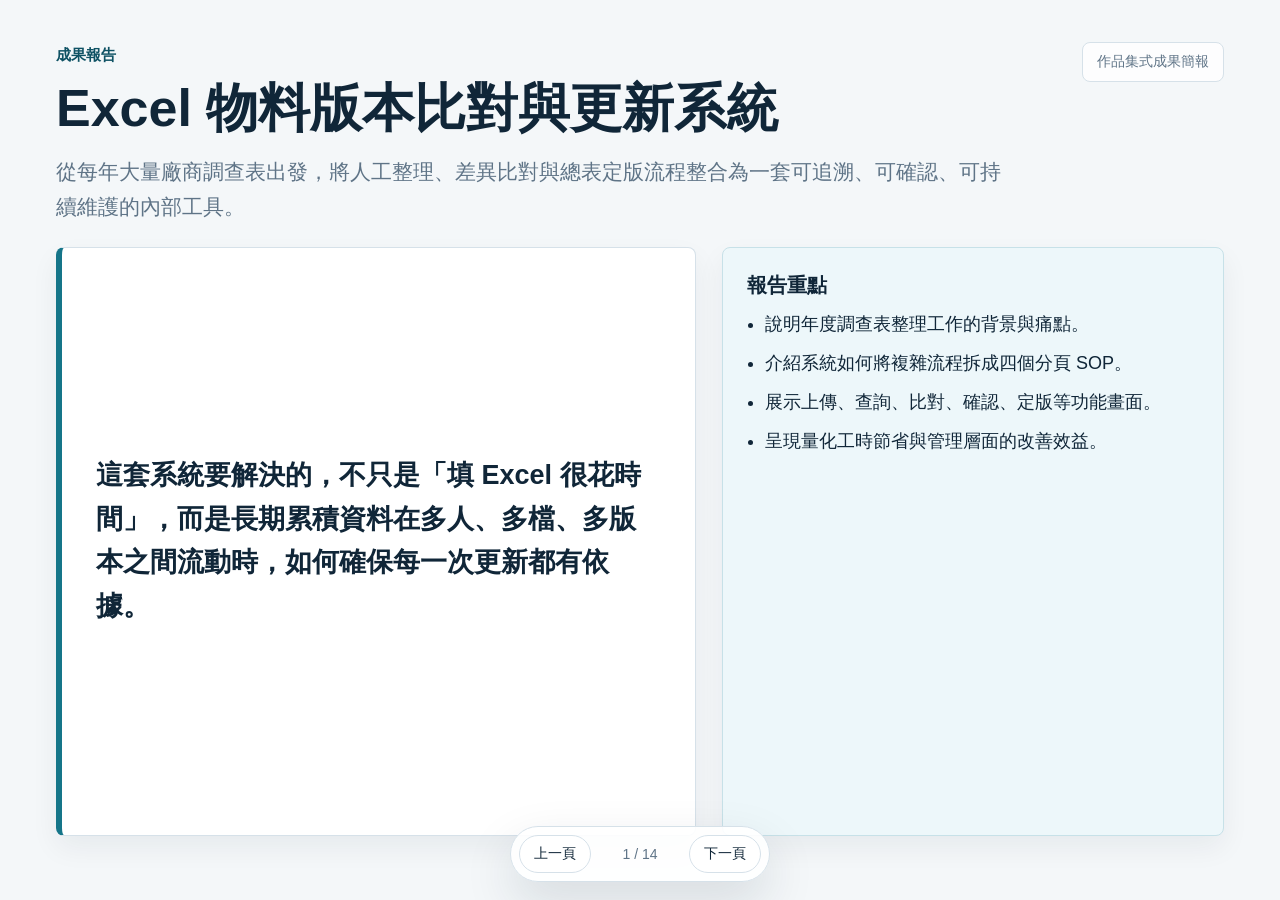
<file: slide_material_system_report.html>
<!doctype html>
<html lang="zh-Hant">
<head>
  <meta charset="utf-8">
  <meta name="viewport" content="width=device-width, initial-scale=1">
  <title>Excel 物料版本比對與更新系統成果報告</title>
  <style>
    :root {
      --ink: #102638;
      --muted: #5f7487;
      --line: #d6e1e9;
      --paper: #f4f7f9;
      --panel: #ffffff;
      --teal: #157589;
      --teal-dark: #0f5264;
      --blue-soft: #edf7fa;
      --green-soft: #eff7f1;
      --amber-soft: #fff7eb;
      --rose-soft: #fff4f2;
      --shadow: 0 20px 50px rgba(16, 38, 56, 0.13);
    }

    * { box-sizing: border-box; }
    html, body { margin: 0; min-height: 100%; color: var(--ink); background: var(--paper); font-family: "Microsoft JhengHei", "Noto Sans TC", "PingFang TC", Arial, sans-serif; letter-spacing: 0; }
    body { overflow: hidden; }
    .deck { width: 100vw; height: 100vh; overflow: hidden; position: relative; }
    .slides { display: flex; width: 100%; height: 100%; transform: translateX(calc(var(--slide-index, 0) * -100vw)); transition: transform 360ms ease; }
    .slide { flex: 0 0 100vw; height: 100vh; padding: 42px 56px 64px; display: grid; grid-template-rows: auto 1fr; gap: 22px; overflow: auto; }
    .slideHeader { display: grid; grid-template-columns: minmax(0, 1fr) auto; align-items: start; gap: 28px; }
    .eyebrow { margin: 0 0 10px; color: var(--teal-dark); font-size: 15px; font-weight: 700; }
    h1, h2, h3, p { margin-top: 0; }
    h1 { margin-bottom: 16px; max-width: 1000px; font-size: 52px; line-height: 1.16; }
    h2 { margin-bottom: 10px; max-width: 1080px; font-size: 35px; line-height: 1.25; }
    h3 { margin-bottom: 10px; font-size: 20px; line-height: 1.38; }
    p, li { font-size: 18px; line-height: 1.72; }
    .lead { margin-bottom: 0; max-width: 960px; color: var(--muted); font-size: 21px; line-height: 1.68; }
    .pageTag { padding: 10px 14px; color: var(--muted); background: rgba(255,255,255,0.8); border: 1px solid var(--line); border-radius: 8px; font-size: 14px; white-space: nowrap; }
    .panel { min-width: 0; background: var(--panel); border: 1px solid var(--line); border-radius: 8px; padding: 24px; box-shadow: 0 12px 28px rgba(16,38,56,0.06); }
    .soft { background: var(--blue-soft); border-color: #c7e1e8; }
    .green { background: var(--green-soft); border-color: #c7dccd; }
    .amber { background: var(--amber-soft); border-color: #edd7b3; }
    .rose { background: var(--rose-soft); border-color: #eccac4; }
    .heroGrid { display: grid; grid-template-columns: 1.12fr 0.88fr; gap: 26px; align-items: stretch; min-height: 0; }
    .quotePanel { display: grid; align-content: center; padding: 34px; border-left: 6px solid var(--teal); }
    .quote { margin: 0; font-size: 27px; line-height: 1.62; font-weight: 700; }
    .twoCol { display: grid; grid-template-columns: 1fr 1fr; gap: 22px; align-items: stretch; }
    .threeCol { display: grid; grid-template-columns: repeat(3, 1fr); gap: 18px; align-items: stretch; }
    .plainList { margin: 0; padding-left: 1.15em; }
    .plainList li + li { margin-top: 8px; }
    .metricRow { display: grid; grid-template-columns: repeat(3, 1fr); gap: 14px; margin-top: 18px; }
    .metric { padding: 18px; background: #fff; border: 1px solid var(--line); border-radius: 8px; }
    .metric strong { display: block; margin-bottom: 8px; color: var(--teal-dark); font-size: 34px; line-height: 1; }
    .metric span { color: var(--muted); font-size: 15px; line-height: 1.48; }
    .sopGrid { display: grid; grid-template-columns: repeat(4, 1fr); gap: 16px; align-items: stretch; }
    .sopCard { display: grid; grid-template-rows: auto auto 1fr; gap: 12px; min-height: 240px; padding: 22px; background: #fff; border: 1px solid var(--line); border-radius: 8px; }
    .sopNumber { display: inline-flex; width: 36px; height: 36px; align-items: center; justify-content: center; color: #fff; background: var(--teal); border-radius: 50%; font-weight: 700; }
    .showcase { display: grid; grid-template-columns: minmax(0, 1fr) 340px; gap: 22px; min-height: 0; }
    .showcase.reversed { grid-template-columns: 340px minmax(0, 1fr); }
    .showcase.reversed .imageStage { order: 2; }
    .imageStage { display: grid; grid-template-rows: 1fr auto; min-height: 0; background: #fff; border: 1px solid var(--line); border-radius: 8px; overflow: hidden; box-shadow: 0 16px 38px rgba(16,38,56,0.09); }
    .imageButton { all: unset; display: grid; place-items: center; width: 100%; height: 100%; min-height: 430px; cursor: zoom-in; background: #f8fbfd; }
    .imageButton img { display: block; width: 100%; height: 100%; max-height: 62vh; object-fit: contain; background: #fff; }
    .captionBar { padding: 12px 16px; color: var(--muted); border-top: 1px solid var(--line); background: #fff; font-size: 15px; line-height: 1.5; }
    .notes { display: grid; gap: 14px; align-content: start; }
    .noteBlock { padding: 18px; background: #fff; border: 1px solid var(--line); border-radius: 8px; }
    .noteBlock strong { display: block; margin-bottom: 6px; color: var(--teal-dark); font-size: 17px; }
    .noteBlock span { color: var(--muted); font-size: 15px; line-height: 1.58; }
    .formula { display: grid; gap: 12px; margin-top: 20px; }
    .formulaLine { display: flex; align-items: center; justify-content: space-between; gap: 20px; padding: 15px 18px; background: #fff; border: 1px solid var(--line); border-radius: 8px; font-size: 18px; }
    .formulaLine strong { color: var(--teal-dark); font-size: 24px; white-space: nowrap; }
    .riskTable { width: 100%; border-collapse: collapse; overflow: hidden; background: #fff; border: 1px solid var(--line); border-radius: 8px; font-size: 17px; }
    .riskTable th, .riskTable td { padding: 17px 18px; text-align: left; vertical-align: top; border-bottom: 1px solid var(--line); line-height: 1.62; }
    .riskTable th { color: var(--teal-dark); background: #edf7fa; font-size: 16px; }
    .riskTable tr:last-child td { border-bottom: 0; }
    .pillRow { display: flex; flex-wrap: wrap; gap: 9px; margin-top: 16px; }
    .pill { display: inline-flex; padding: 8px 12px; color: var(--teal-dark); background: #edf7fa; border-radius: 999px; font-size: 14px; font-weight: 700; }
    .smallNote { color: var(--muted); font-size: 15px; line-height: 1.68; }
    .closing { display: grid; place-items: center; height: 100%; text-align: center; }
    .closing .panel { max-width: 1060px; padding: 42px; }
    .controls { position: fixed; left: 50%; bottom: 18px; z-index: 20; display: flex; align-items: center; gap: 10px; padding: 8px; background: rgba(255,255,255,0.9); border: 1px solid var(--line); border-radius: 999px; box-shadow: var(--shadow); transform: translateX(-50%); }
    .navBtn { border: 1px solid var(--line); border-radius: 999px; padding: 9px 14px; color: var(--ink); background: #fff; cursor: pointer; font-size: 14px; }
    .navBtn:hover { border-color: var(--teal); color: var(--teal-dark); }
    .counter { min-width: 78px; text-align: center; color: var(--muted); font-size: 14px; }
    .modal { position: fixed; inset: 0; z-index: 50; display: none; place-items: center; padding: 28px; background: rgba(7,19,28,0.82); }
    .modal.open { display: grid; }
    .modalInner { position: relative; max-width: min(94vw, 1540px); max-height: 88vh; background: #fff; border-radius: 8px; overflow: hidden; box-shadow: var(--shadow); }
    .modalInner img { display: block; width: 100%; max-height: 82vh; object-fit: contain; background: #fff; }
    .modalCaption { padding: 12px 16px; color: var(--muted); border-top: 1px solid var(--line); font-size: 15px; }
    .closeBtn { position: absolute; top: 12px; right: 12px; z-index: 2; border: 1px solid rgba(255,255,255,0.7); border-radius: 999px; padding: 8px 12px; color: #fff; background: rgba(0,0,0,0.45); cursor: pointer; }
    @media (max-width: 1080px) {
      body { overflow: auto; }
      .deck { height: auto; overflow: visible; }
      .slides { display: block; transform: none !important; }
      .slide { height: auto; min-height: 100vh; padding: 34px 22px 76px; }
      .slideHeader, .heroGrid, .twoCol, .threeCol, .sopGrid, .showcase, .showcase.reversed, .metricRow { grid-template-columns: 1fr; }
      .showcase.reversed .imageStage { order: 0; }
      h1 { font-size: 38px; }
      h2 { font-size: 30px; }
      .controls { display: none; }
      .imageButton { min-height: 260px; }
    }
    @media print {
      body { overflow: visible; background: #fff; }
      .deck { height: auto; overflow: visible; }
      .slides { display: block; transform: none !important; }
      .slide { height: 100vh; page-break-after: always; }
      .controls, .modal { display: none !important; }
    }
  </style>
</head>
<body>
  <main class="deck" aria-label="Excel 物料版本比對與更新系統成果報告">
    <div class="slides" id="slides">
      <section class="slide">
        <div class="slideHeader">
          <div>
            <p class="eyebrow">成果報告</p>
            <h1>Excel 物料版本比對與更新系統</h1>
            <p class="lead">從每年大量廠商調查表出發，將人工整理、差異比對與總表定版流程整合為一套可追溯、可確認、可持續維護的內部工具。</p>
          </div>
          <div class="pageTag">作品集式成果簡報</div>
        </div>
        <div class="heroGrid">
          <div class="panel quotePanel">
            <p class="quote">這套系統要解決的，不只是「填 Excel 很花時間」，而是長期累積資料在多人、多檔、多版本之間流動時，如何確保每一次更新都有依據。</p>
          </div>
          <div class="panel soft">
            <h3>報告重點</h3>
            <ul class="plainList">
              <li>說明年度調查表整理工作的背景與痛點。</li>
              <li>介紹系統如何將複雜流程拆成四個分頁 SOP。</li>
              <li>展示上傳、查詢、比對、確認、定版等功能畫面。</li>
              <li>呈現量化工時節省與管理層面的改善效益。</li>
            </ul>
          </div>
        </div>
      </section>

      <section class="slide">
        <div class="slideHeader">
          <div>
            <p class="eyebrow">01 開發背景</p>
            <h2>每年約 200 份調查表，都要回到一份累積十多年的總表</h2>
            <p class="lead">公司每年需要收集廠商提供的原物料與包材調查表，並將其中的化學物質資訊整理進總表。這份總表不是一次建立完成，而是在多年工作中持續維護而成。</p>
          </div>
          <div class="pageTag">年度例行資料維護</div>
        </div>
        <div class="twoCol">
          <div class="panel">
            <h3>資料工作的真實樣貌</h3>
            <ul class="plainList">
              <li>調查表來源分散，廠商格式與填寫習慣不完全一致。</li>
              <li>原物料與包材的工作表結構不同，比對方式也不同。</li>
              <li>新物質、新 CAS、濃度或含有值變更，都需要回到總表核對。</li>
              <li>總表已有長期歷史，更新時必須保留既有格式與資料脈絡。</li>
            </ul>
          </div>
          <div class="panel amber">
            <h3>年度量體</h3>
            <div class="metricRow">
              <div class="metric"><strong>200</strong><span>每年約需整理的調查表份數</span></div>
              <div class="metric"><strong>10+</strong><span>總表累積維護年限</span></div>
              <div class="metric"><strong>2</strong><span>原物料與包材兩種邏輯</span></div>
            </div>
            <p class="smallNote">因此問題並不只是資料量大，而是每一次更新都要能正確辨識、人工確認並留下版本依據。</p>
          </div>
        </div>
      </section>

      <section class="slide">
        <div class="slideHeader">
          <div>
            <p class="eyebrow">02 舊流程痛點</p>
            <h2>人工整理最花時間的地方，往往不是輸入，而是找差異與找最新版</h2>
            <p class="lead">單看填寫 Excel，平均一份約 8 分鐘；但真正消耗心力的，是當版本混亂、新舊資料不易對照，或多人同時編輯時產生的額外確認成本。</p>
          </div>
          <div class="pageTag">效率與風險並存</div>
        </div>
        <div class="threeCol">
          <div class="panel rose"><h3>人工比對耗時</h3><p>新增、修改與既有資料差異，需要逐列檢查。遇到 CAS、化學物質名稱或濃度欄位不一致時，確認成本會快速上升。</p></div>
          <div class="panel amber"><h3>版本不易控管</h3><p>總表在多人之間流動，可能出現「手上版本不是最新版」或「兩人同時更新不同檔案」的狀況，後續整併更困難。</p></div>
          <div class="panel soft"><h3>來源不易追溯</h3><p>更新後若要回頭確認某一筆資料從哪份調查表而來，人工紀錄不完整時，需要重新翻找來源檔案。</p></div>
        </div>
      </section>

      <section class="slide">
        <div class="slideHeader">
          <div>
            <p class="eyebrow">03 系統設計理念</p>
            <h2>把複雜的年度整理工作拆成四個分頁 SOP</h2>
            <p class="lead">系統不只是協助比對資料，也把原本分散在個人經驗中的整理工作拆解成固定流程，讓操作更一致、交接更容易，版本管理也更有依據。</p>
          </div>
          <div class="pageTag">四個分頁 SOP</div>
        </div>
        <div class="sopGrid">
          <div class="sopCard"><span class="sopNumber">1</span><h3>上傳</h3><p>建立目前要使用的總表基準，明確知道後續比對是從哪一版開始。</p></div>
          <div class="sopCard"><span class="sopNumber">2</span><h3>總表查詢</h3><p>先查既有供應商、品項與化學物質資料，避免重複整理或誤判新增。</p></div>
          <div class="sopCard"><span class="sopNumber">3</span><h3>調查表上傳</h3><p>原物料與包材分流加入批次，讓不同格式的調查表進入正確比對流程。</p></div>
          <div class="sopCard"><span class="sopNumber">4</span><h3>版本管理</h3><p>確認差異、套用修改、產出新版並完成定版，留下可追溯的版本歷程。</p></div>
        </div>
      </section>

      <section class="slide">
        <div class="slideHeader"><div><p class="eyebrow">SOP 1｜上傳</p><h2>先建立比對基準，避免一開始就拿錯總表</h2><p class="lead">總表頁面讓使用者上傳或拖曳 Excel，並在清單中標示目前最新總表。這一步的管理價值，是先把「本次到底用哪一版」講清楚。</p></div><div class="pageTag">點擊圖片可放大</div></div>
        <div class="showcase">
          <figure class="imageStage"><button class="imageButton" type="button" data-full="presentation_assets/master-upload.png" data-caption="上傳總表：建立本次比對基準，並標示目前最新總表。"><img src="presentation_assets/master-upload.png" alt="上傳總表頁面"></button><figcaption class="captionBar">上傳總表：拖曳或選擇 Excel，上傳後可下載、定最新版，並清楚標示目前最新總表。</figcaption></figure>
          <div class="notes"><div class="noteBlock"><strong>目的</strong><span>讓所有後續比對都從同一份總表開始，降低錯版風險。</span></div><div class="noteBlock"><strong>操作</strong><span>上傳總表後，由系統列出總表清單與目前最新版本。</span></div><div class="noteBlock"><strong>管理價值</strong><span>把「最新版」從口頭確認變成畫面狀態，減少多人各自持有不同檔案的問題。</span></div></div>
        </div>
      </section>

      <section class="slide">
        <div class="slideHeader"><div><p class="eyebrow">SOP 2｜總表查詢</p><h2>比對前先查既有資料，避免重複整理與誤判新增</h2><p class="lead">總表查詢可依工作表、供應商、品項、分類或細項化學物質搜尋既有資料。這個頁面讓使用者先理解總表現況，再決定後續調查表如何補充。</p></div><div class="pageTag">查詢與核對</div></div>
        <div class="showcase reversed">
          <figure class="imageStage"><button class="imageButton" type="button" data-full="presentation_assets/master-query.png" data-caption="總表查詢：依供應商、品項、分類與化學物質查找既有總表細項。"><img src="presentation_assets/master-query.png" alt="總表查詢頁面"></button><figcaption class="captionBar">總表查詢：快速查看既有供應商、品項與化學物質細項，支援分頁與大量資料瀏覽。</figcaption></figure>
          <div class="notes"><div class="noteBlock"><strong>目的</strong><span>先確認總表已有資料，降低重複新增或錯誤分類的機率。</span></div><div class="noteBlock"><strong>操作</strong><span>依供應商名稱、代號、品項或化學物質關鍵字搜尋。</span></div><div class="noteBlock"><strong>管理價值</strong><span>讓總表不只是更新結果，也成為日常查詢與核對依據。</span></div></div>
        </div>
      </section>

      <section class="slide">
        <div class="slideHeader"><div><p class="eyebrow">SOP 3｜調查表上傳</p><h2>原物料與包材分流，讓不同格式進入正確比對流程</h2><p class="lead">調查表上傳頁將原物料與包材分成兩個區塊，並要求填入供應商與品項資料。這一步能避免包材與原物料邏輯混用，也讓本輪批次更清楚。</p></div><div class="pageTag">批次準備</div></div>
        <div class="showcase">
          <figure class="imageStage"><button class="imageButton" type="button" data-full="presentation_assets/survey-upload.png" data-caption="調查表上傳：原物料與包材分別加入本輪批次。"><img src="presentation_assets/survey-upload.png" alt="調查表上傳頁面"></button><figcaption class="captionBar">調查表上傳：原物料與包材分區，加入後顯示本輪已加入份數，讓批次狀態更直覺。</figcaption></figure>
          <div class="notes"><div class="noteBlock"><strong>目的</strong><span>讓不同類型調查表在比對前先分流，降低資料套錯欄位的風險。</span></div><div class="noteBlock"><strong>操作</strong><span>填入供應商與品項，選擇單份 Excel 後加入對應批次。</span></div><div class="noteBlock"><strong>管理價值</strong><span>把「本輪有哪些檔案」從個人記憶變成系統狀態。</span></div></div>
        </div>
      </section>

      <section class="slide">
        <div class="slideHeader"><div><p class="eyebrow">SOP 4｜版本管理與比對</p><h2>執行比對時，系統顯示本輪進度與下一步</h2><p class="lead">版本管理頁承接本輪批次，顯示目前比對基準、原物料與包材處理進度，以及下一步操作提示。使用者不用記流程，照著狀態欄完成即可。</p></div><div class="pageTag">本輪進度</div></div>
        <div class="showcase reversed">
          <figure class="imageStage"><button class="imageButton" type="button" data-full="presentation_assets/compare-start.png" data-caption="執行比對：顯示本輪原物料與包材進度，提示下一步。"><img src="presentation_assets/compare-start.png" alt="執行比對頁面"></button><figcaption class="captionBar">執行比對：本輪進度將原物料與包材分開呈現，避免不知道目前處理到哪一步。</figcaption></figure>
          <div class="notes"><div class="noteBlock"><strong>目的</strong><span>把比對工作從「人工記得做到哪」改成由系統顯示狀態。</span></div><div class="noteBlock"><strong>操作</strong><span>按下開始比對後，系統依序處理本輪原物料與包材調查表。</span></div><div class="noteBlock"><strong>管理價值</strong><span>流程透明化後，交接、暫停、繼續比對都比較不容易混亂。</span></div></div>
        </div>
      </section>

      <section class="slide">
        <div class="slideHeader"><div><p class="eyebrow">差異確認</p><h2>系統先找出新增與修改，人再決定是否套用</h2><p class="lead">對品質與法規相關資料而言，自動更新不能完全取代人工判斷。因此系統設計成「自動找差異、人工確認、再產生新版」的流程。</p></div><div class="pageTag">人機協作</div></div>
        <div class="showcase">
          <figure class="imageStage"><button class="imageButton" type="button" data-full="presentation_assets/compare-review.png" data-caption="差異確認：列出新增與修改項目，使用者確認後才套用。"><img src="presentation_assets/compare-review.png" alt="差異確認畫面"></button><figcaption class="captionBar">差異確認：顯示新增、修改、相同與衝突數量，並提供一鍵確認或逐筆勾選。</figcaption></figure>
          <div class="notes"><div class="noteBlock"><strong>系統負責</strong><span>先把需要注意的差異拉出來，減少人工逐列搜尋。</span></div><div class="noteBlock"><strong>使用者負責</strong><span>確認新增與修改是否合理，再決定是否套用到總表。</span></div><div class="noteBlock"><strong>結果</strong><span>保留人工判斷，同時降低重複比對與複製貼上的時間。</span></div></div>
        </div>
      </section>

      <section class="slide">
        <div class="slideHeader"><div><p class="eyebrow">完成本輪更新</p><h2>產出更動版總表後，必須完成定版才成為正式最新版</h2><p class="lead">系統會在套用修改後產生暫存更動版。等原物料與包材都確認完成後，再由使用者完成本輪更新並定版，避免半成品被誤認為正式版本。</p></div><div class="pageTag">定版前後清楚區分</div></div>
        <div class="showcase reversed">
          <figure class="imageStage"><button class="imageButton" type="button" data-full="presentation_assets/compare-complete.png" data-caption="完成比對並產生暫存更動版：完成本輪後即可定版。"><img src="presentation_assets/compare-complete.png" alt="比對完成並產出更動版"></button><figcaption class="captionBar">完成本輪更新：系統產出更動版總表與 Search Report，並提示完成定版。</figcaption></figure>
          <div class="notes"><div class="noteBlock"><strong>暫存更動版</strong><span>可作為下一份調查表的比對基準，但尚未正式定版。</span></div><div class="noteBlock"><strong>完成定版</strong><span>確認本輪全部完成後，將更動版設定為目前最新總表。</span></div><div class="noteBlock"><strong>管理價值</strong><span>把「工作中的檔案」與「正式最新版」分開，降低誤用風險。</span></div></div>
        </div>
      </section>

      <section class="slide">
        <div class="slideHeader"><div><p class="eyebrow">版本歷程</p><h2>最新版不再靠口頭確認，而是由系統狀態與歷程記錄呈現</h2><p class="lead">版本管理頁讓使用者清楚知道目前最新總表，也能看到歷次版本與定版時間。這是降低錯版與追溯成本的核心設計。</p></div><div class="pageTag">版本控管</div></div>
        <div class="showcase">
          <figure class="imageStage"><button class="imageButton" type="button" data-full="presentation_assets/version-history.png" data-caption="版本管理：顯示目前最新總表與歷次定版紀錄。"><img src="presentation_assets/version-history.png" alt="版本管理頁面"></button><figcaption class="captionBar">版本管理：目前最新總表、下載最新版與歷程紀錄集中在同一頁面。</figcaption></figure>
          <div class="notes"><div class="noteBlock"><strong>解決問題</strong><span>避免「誰手上才是最新版」只能靠口頭詢問。</span></div><div class="noteBlock"><strong>保留依據</strong><span>每次定版留下時間、版本與來源工作，方便日後追溯。</span></div><div class="noteBlock"><strong>降低風險</strong><span>減少舊版檔案被拿來繼續比對或重新整理的可能。</span></div></div>
        </div>
      </section>

      <section class="slide">
        <div class="slideHeader"><div><p class="eyebrow">量化效益</p><h2>保守估算：每年可節省約 26.67 小時</h2><p class="lead">這個估算只計算純整理與填寫 Excel 的時間，尚未包含找錯版、重複整併、追溯來源等額外成本。</p></div><div class="pageTag">效率改善</div></div>
        <div class="twoCol">
          <div class="panel amber"><h3>計算方式</h3><div class="formula"><div class="formulaLine"><span>年度調查表數量</span><strong>約 200 份</strong></div><div class="formulaLine"><span>每份平均整理時間</span><strong>約 8 分鐘</strong></div><div class="formulaLine"><span>年度可節省時間</span><strong>1,600 分鐘</strong></div><div class="formulaLine"><span>換算工時</span><strong>約 26.67 小時</strong></div></div></div>
          <div class="panel"><h3>這是一個保守數字</h3><p>如果只看填寫與整理 Excel，26.67 小時已經能反映年度例行工作的時間改善。</p><p>但實際工作中，最常被低估的是檔案版本混亂後的重工、重新確認與追溯時間。這些成本不一定每次發生，卻常常在發生時耗掉更多時間。</p></div>
        </div>
      </section>

      <section class="slide">
        <div class="slideHeader"><div><p class="eyebrow">管理效益</p><h2>真正的價值，是把容易混亂的資料維護流程變成可管理的流程</h2><p class="lead">系統將人工整理中的風險轉換成可被系統提示、可被確認、可被追溯的管理節點。</p></div><div class="pageTag">風險轉換</div></div>
        <div class="panel"><table class="riskTable"><thead><tr><th>過去風險</th><th>系統改善</th><th>帶來的管理價值</th></tr></thead><tbody><tr><td>不確定誰手上是最新版</td><td>目前最新總表明確標示，版本歷程集中呈現</td><td>降低錯版作業與重複整理的風險</td></tr><tr><td>多人編輯後難以整併</td><td>透過比對、套用與定版流程統一更新節點</td><td>讓更新責任與時間點更清楚</td></tr><tr><td>新物質或修改項目要人工翻找</td><td>系統先列出新增與修改，使用者再確認</td><td>把人工時間集中在判斷，而非搜尋</td></tr><tr><td>來源資料不易追溯</td><td>輸出 Search Report 並保留版本紀錄</td><td>提高日後查核、交接與說明的可靠度</td></tr></tbody></table></div>
      </section>

      <section class="slide">
        <div class="closing"><div class="panel soft"><p class="eyebrow">成果總結</p><h2>讓年度資料整理從「靠人記得」變成「由流程守住」</h2><p class="lead">這套系統把過去仰賴人工經驗的整理工作，轉成可被看見、可被確認、可被追溯的流程。它不只是節省填寫時間，也降低了長期資料維護中最容易被忽略的版本與管理風險。</p><div class="pillRow" aria-label="後續擴充方向"><span class="pill">欄位自動辨識</span><span class="pill">異常資料提示</span><span class="pill">使用者權限</span><span class="pill">稽核紀錄</span><span class="pill">年度資料儀表板</span></div></div></div>
      </section>
    </div>

    <nav class="controls" aria-label="簡報控制">
      <button class="navBtn" id="prevBtn" type="button">上一頁</button>
      <span class="counter" id="counter">1 / 14</span>
      <button class="navBtn" id="nextBtn" type="button">下一頁</button>
    </nav>
  </main>

  <div class="modal" id="imageModal" role="dialog" aria-modal="true" aria-label="圖片放大檢視">
    <button class="closeBtn" id="closeModal" type="button">關閉</button>
    <div class="modalInner"><img id="modalImage" alt=""><div class="modalCaption" id="modalCaption"></div></div>
  </div>

  <script>
    const slides = Array.from(document.querySelectorAll(".slide"));
    const root = document.documentElement;
    const counter = document.getElementById("counter");
    const prevBtn = document.getElementById("prevBtn");
    const nextBtn = document.getElementById("nextBtn");
    const modal = document.getElementById("imageModal");
    const modalImage = document.getElementById("modalImage");
    const modalCaption = document.getElementById("modalCaption");
    const closeModal = document.getElementById("closeModal");
    let index = 0;
    function setSlide(nextIndex) {
      index = Math.min(Math.max(nextIndex, 0), slides.length - 1);
      root.style.setProperty("--slide-index", index);
      counter.textContent = `${index + 1} / ${slides.length}`;
      prevBtn.disabled = index === 0;
      nextBtn.disabled = index === slides.length - 1;
    }
    prevBtn.addEventListener("click", () => setSlide(index - 1));
    nextBtn.addEventListener("click", () => setSlide(index + 1));
    document.addEventListener("keydown", (event) => {
      if (modal.classList.contains("open")) {
        if (event.key === "Escape") closeImage();
        return;
      }
      if (event.key === "ArrowRight" || event.key === "PageDown") setSlide(index + 1);
      if (event.key === "ArrowLeft" || event.key === "PageUp") setSlide(index - 1);
      if (event.key === "Home") setSlide(0);
      if (event.key === "End") setSlide(slides.length - 1);
    });
    document.querySelectorAll("[data-full]").forEach((button) => {
      button.addEventListener("click", () => {
        modalImage.src = button.dataset.full;
        modalImage.alt = button.querySelector("img")?.alt || "放大圖片";
        modalCaption.textContent = button.dataset.caption || "";
        modal.classList.add("open");
      });
    });
    function closeImage() {
      modal.classList.remove("open");
      modalImage.removeAttribute("src");
    }
    closeModal.addEventListener("click", closeImage);
    modal.addEventListener("click", (event) => {
      if (event.target === modal) closeImage();
    });
    setSlide(0);
  </script>
</body>
</html>
</file>
